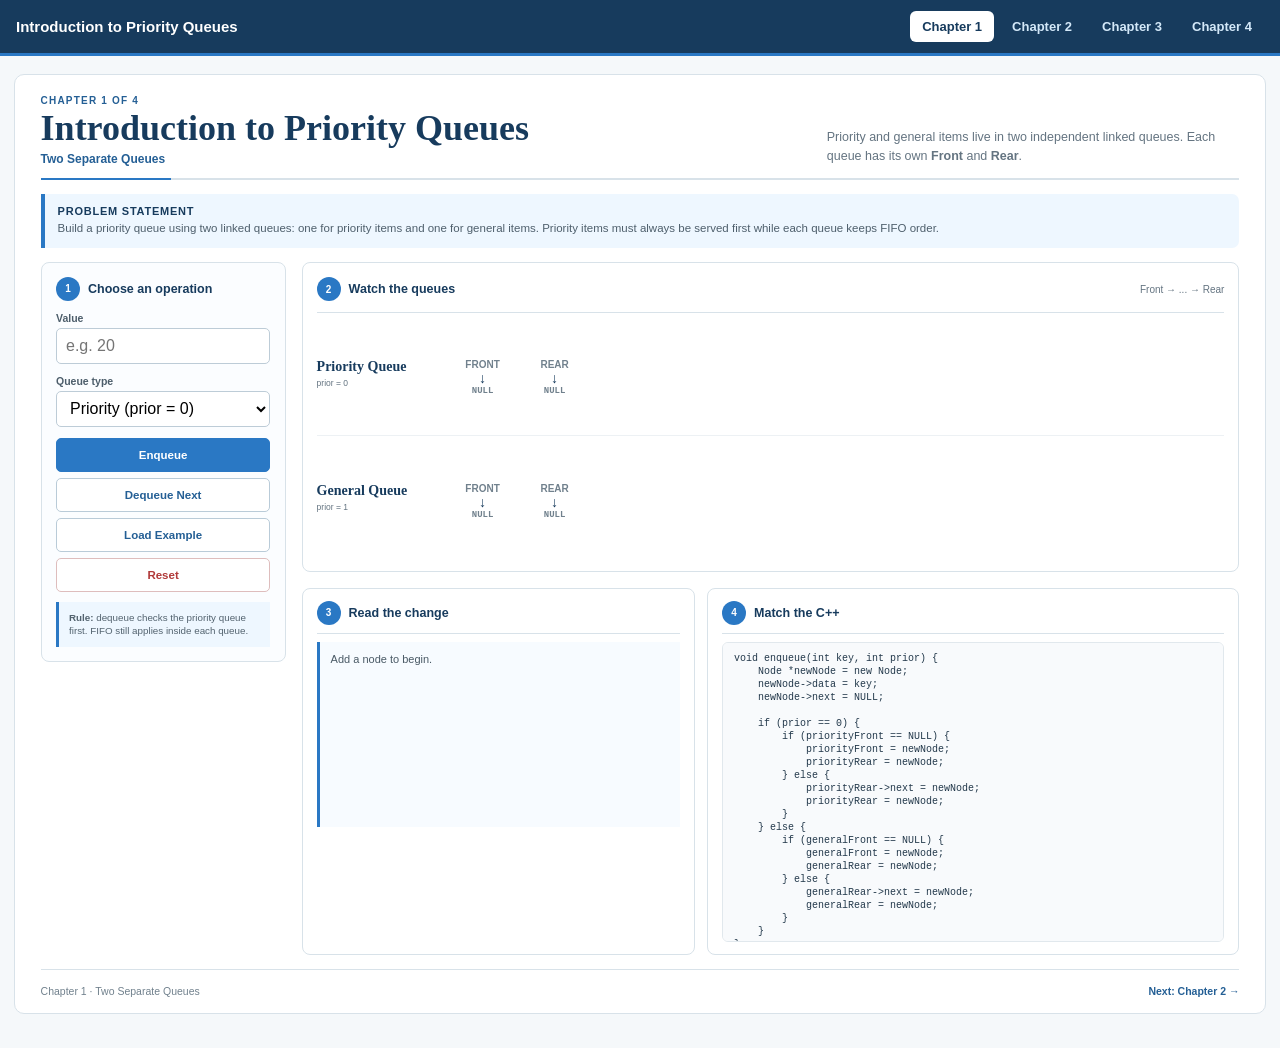
<file: index.html>
<!doctype html>
<html lang="en">
<head>
  <meta charset="utf-8">
  <meta name="viewport" content="width=device-width,initial-scale=1">
  <meta http-equiv="refresh" content="0; url=two-queues.html?v=chapters4">
  <link rel="canonical" href="two-queues.html?v=chapters4">
  <title>Introduction to Priority Queues</title>
  <script>location.replace("two-queues.html?v=chapters4");</script>
</head>
<body>
  <p><a href="two-queues.html?v=chapters4">Open Chapter 1</a></p>
</body>
</html>
</file>
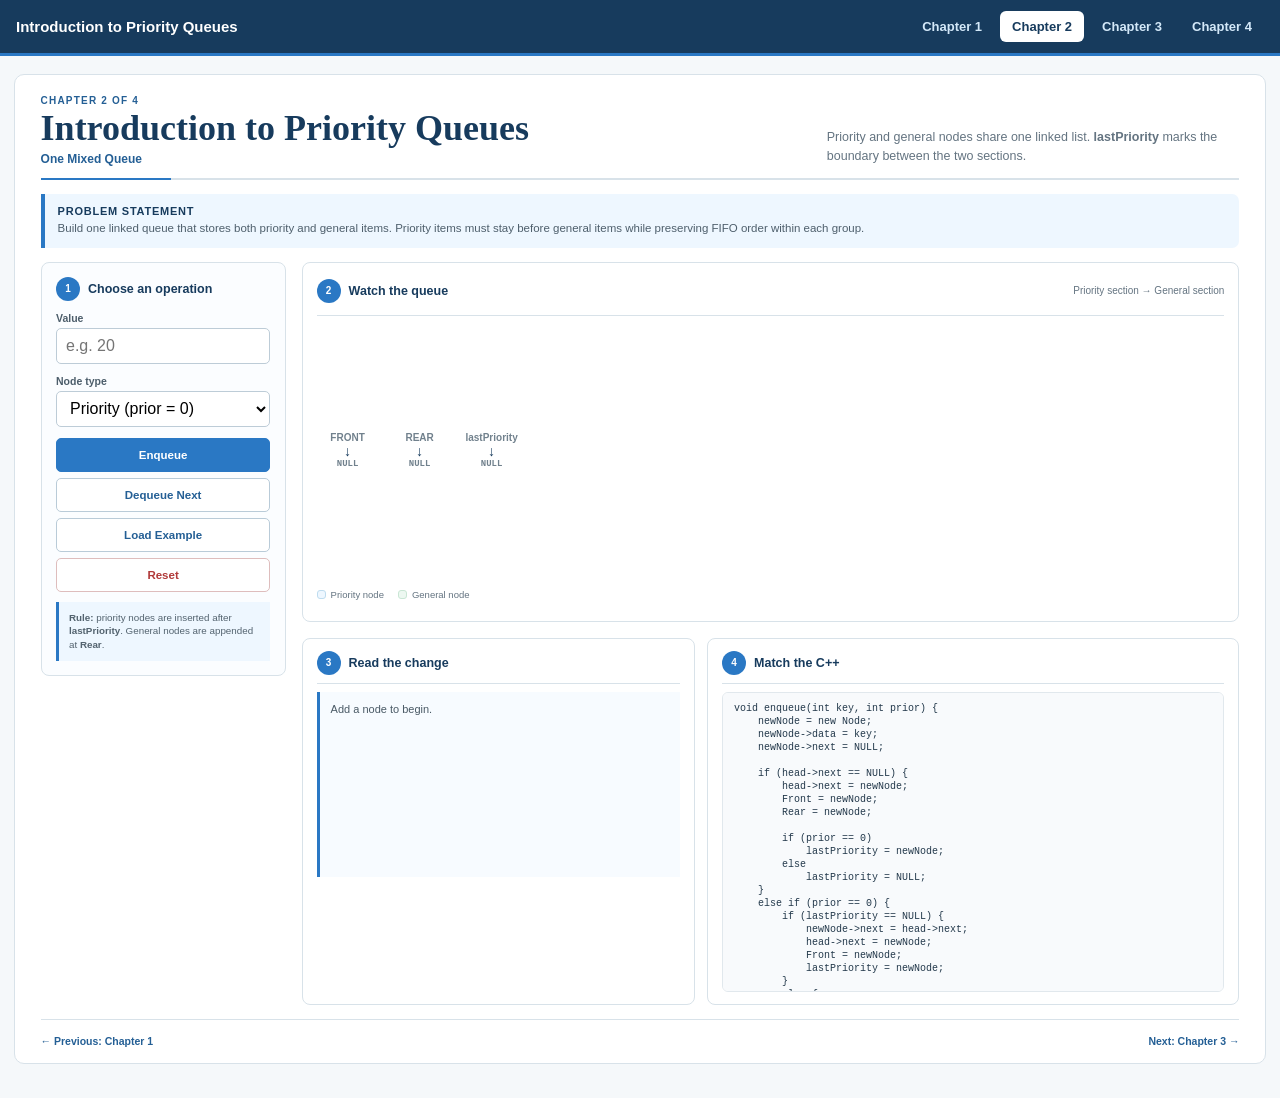
<file: mixed-queue.html>
<!doctype html>
<html lang="en">
<head>
  <meta charset="utf-8">
  <meta name="viewport" content="width=device-width,initial-scale=1">
  <title>Chapter 2 · Introduction to Priority Queues</title>
  <link rel="stylesheet" href="styles.css?v=final8">
</head>
<body class="lesson-body">
  <header class="bookbar">
    <div class="bookbar__inner">
      <div class="book-title">Introduction to Priority Queues</div>
      <nav class="chapter-nav" aria-label="Chapters">
        <a href="two-queues.html?v=chapters4">Chapter 1</a>
        <a class="active" aria-current="page" href="mixed-queue.html?v=chapters4">Chapter 2</a>
        <a href="tree-dfs.html?v=chapters4">Chapter 3</a>
        <a href="tree-bfs.html?v=chapters4">Chapter 4</a>
      </nav>
    </div>
  </header>

  <main class="page-shell">
    <article class="paper">
      <header class="chapter-head">
        <div>
          <div class="chapter-kicker">Chapter 2 of 4</div>
          <h1>Introduction to Priority Queues</h1>
          <div class="chapter-topic">One Mixed Queue</div>
        </div>
        <p>
          Priority and general nodes share one linked list.
          <b>lastPriority</b> marks the boundary between the two sections.
        </p>
      </header>

      <div class="chapter-rule"></div>

      <section class="problem-statement">
        <strong>Problem statement</strong>
        <p>
          Build one linked queue that stores both priority and general items.
          Priority items must stay before general items while preserving FIFO order within each group.
        </p>
      </section>

      <div class="lesson-layout">
        <aside class="operation-panel">
          <div class="step-heading"><span>1</span><strong>Choose an operation</strong></div>

          <label for="value">Value</label>
          <input id="value" type="number" placeholder="e.g. 20" autocomplete="off">

          <label for="type">Node type</label>
          <select id="type">
            <option value="0">Priority (prior = 0)</option>
            <option value="1">General (prior = 1)</option>
          </select>

          <button type="button" class="btn-primary" onclick="enqueue()">Enqueue</button>
          <button type="button" onclick="dequeue()">Dequeue Next</button>
          <button type="button" onclick="loadExample()">Load Example</button>
          <button type="button" class="btn-danger" onclick="resetQueue()">Reset</button>

          <div class="margin-note">
            <b>Rule:</b> priority nodes are inserted after <b>lastPriority</b>.
            General nodes are appended at <b>Rear</b>.
          </div>
        </aside>

        <section class="lesson-content">
          <section class="book-section queue-section mixed-section">
            <div class="section-heading">
              <div class="step-heading"><span>2</span><strong>Watch the queue</strong></div>
              <small>Priority section → General section</small>
            </div>

            <div class="mixed-stage">
              <div id="mixedQueue" class="queue-track mixed-track"></div>
              <div class="legend">
                <span><i class="priority-key"></i>Priority node</span>
                <span><i class="general-key"></i>General node</span>
              </div>
            </div>
          </section>

          <div class="lower-grid">
            <section class="book-section">
              <div class="section-heading">
                <div class="step-heading"><span>3</span><strong>Read the change</strong></div>
              </div>
              <div id="message" class="explanation">Add a node to begin.</div>
            </section>

            <section class="book-section code-section">
              <div class="section-heading">
                <div class="step-heading"><span>4</span><strong>Match the C++</strong></div>
              </div>
              <pre id="codePanel">void enqueue(int key, int prior) {
    newNode = new Node;
    newNode-&gt;data = key;
    newNode-&gt;next = NULL;

    // insert priority nodes before
    // the general section
}</pre>
            </section>
          </div>
        </section>
      </div>

      <footer class="page-footer">
        <a href="two-queues.html?v=chapters4">← Previous: Chapter 1</a>
        <a href="tree-dfs.html?v=chapters4">Next: Chapter 3 →</a>
      </footer>
    </article>
  </main>

  <script src="mixed-queue.js?v=final8"></script>
</body>
</html>
</file>
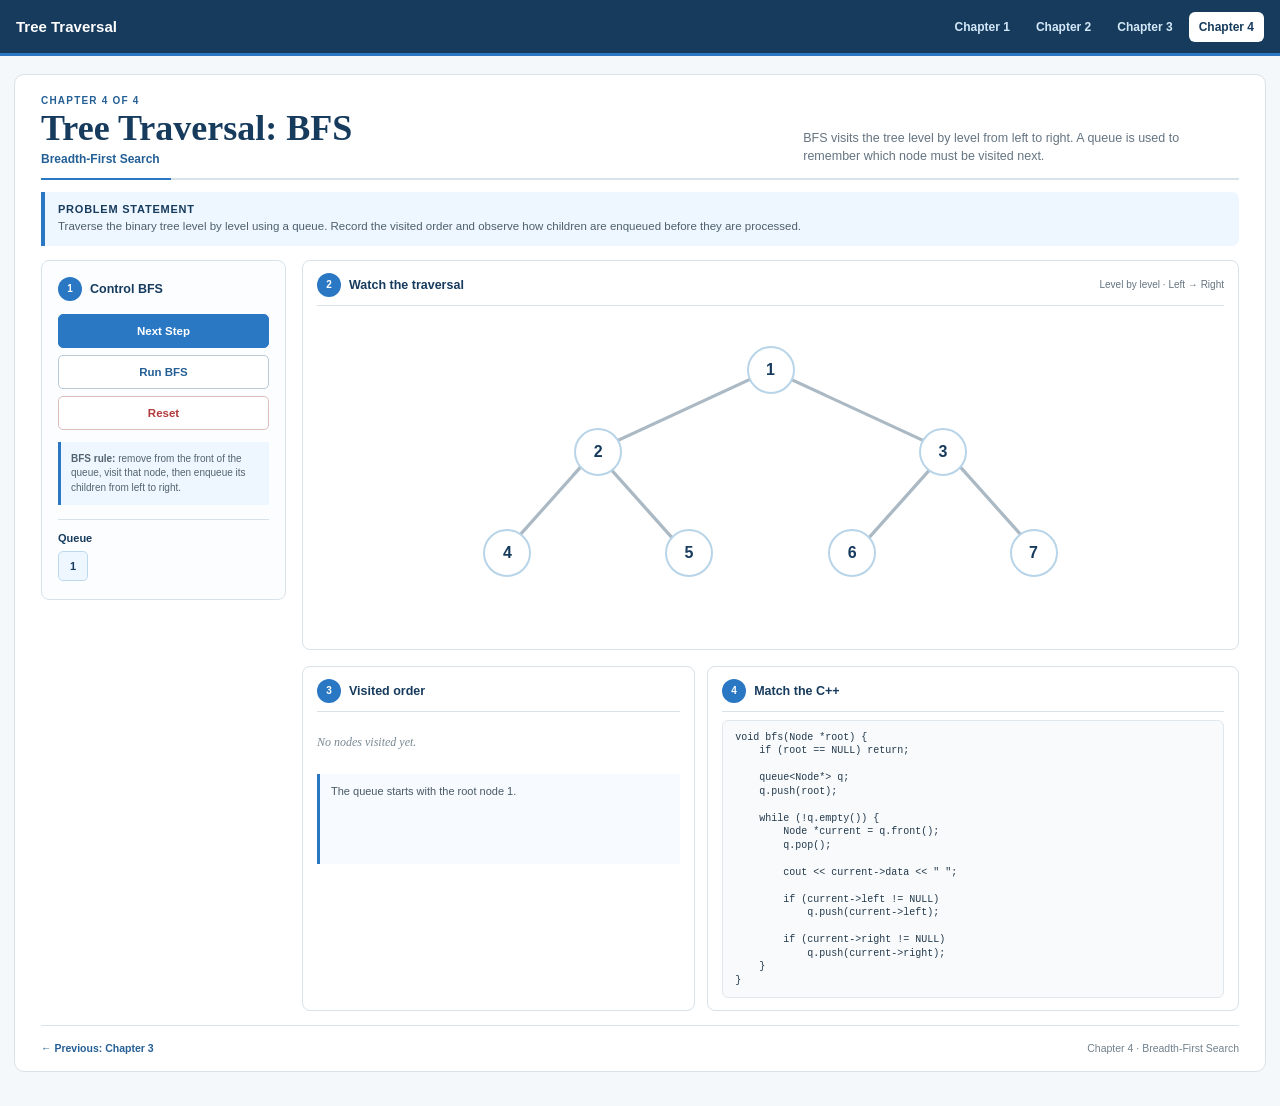
<file: tree-bfs.html>
<!doctype html>
<html lang="en">
<head>
  <meta charset="utf-8">
  <meta name="viewport" content="width=device-width,initial-scale=1">
  <title>Chapter 4 · Tree Traversal BFS</title>
  <link rel="stylesheet" href="tree-styles.css?v=1">
</head>
<body>
  <header class="bookbar">
    <div class="bookbar__inner">
      <div class="book-title">Tree Traversal</div>
      <nav class="chapter-nav" aria-label="Chapters">
        <a href="two-queues.html?v=chapters4">Chapter 1</a>
        <a href="mixed-queue.html?v=chapters4">Chapter 2</a>
        <a href="tree-dfs.html?v=chapters4">Chapter 3</a>
        <a class="active" aria-current="page" href="tree-bfs.html?v=chapters4">Chapter 4</a>
      </nav>
    </div>
  </header>

  <main class="page-shell">
    <article class="paper">
      <header class="chapter-head">
        <div>
          <div class="chapter-kicker">Chapter 4 of 4</div>
          <h1>Tree Traversal: BFS</h1>
          <div class="chapter-topic">Breadth-First Search</div>
        </div>
        <p>
          BFS visits the tree level by level from left to right.
          A queue is used to remember which node must be visited next.
        </p>
      </header>

      <div class="chapter-rule"></div>

      <section class="problem-statement">
        <strong>Problem statement</strong>
        <p>
          Traverse the binary tree level by level using a queue.
          Record the visited order and observe how children are enqueued before they are processed.
        </p>
      </section>

      <div class="lesson-layout">
        <aside class="operation-panel">
          <div class="step-heading"><span>1</span><strong>Control BFS</strong></div>

          <button type="button" class="btn-primary" onclick="nextStep()">Next Step</button>
          <button type="button" onclick="runTraversal()">Run BFS</button>
          <button type="button" class="btn-danger" onclick="resetTraversal()">Reset</button>

          <div class="margin-note">
            <b>BFS rule:</b> remove from the front of the queue, visit that node,
            then enqueue its children from left to right.
          </div>

          <div class="queue-box">
            <strong>Queue</strong>
            <div id="queueView" class="queue-view"></div>
          </div>
        </aside>

        <section class="lesson-content">
          <section class="book-section tree-section">
            <div class="section-heading">
              <div class="step-heading"><span>2</span><strong>Watch the traversal</strong></div>
              <small>Level by level · Left → Right</small>
            </div>

            <div class="tree-stage" id="treeStage" aria-label="Binary tree">
              <svg class="tree-lines" viewBox="0 0 800 310" preserveAspectRatio="none" aria-hidden="true">
                <line x1="400" y1="55" x2="245" y2="135"></line>
                <line x1="400" y1="55" x2="555" y2="135"></line>
                <line x1="245" y1="135" x2="165" y2="235"></line>
                <line x1="245" y1="135" x2="325" y2="235"></line>
                <line x1="555" y1="135" x2="475" y2="235"></line>
                <line x1="555" y1="135" x2="635" y2="235"></line>
              </svg>

              <button class="tree-node n1" data-node="1">1</button>
              <button class="tree-node n2" data-node="2">2</button>
              <button class="tree-node n3" data-node="3">3</button>
              <button class="tree-node n4" data-node="4">4</button>
              <button class="tree-node n5" data-node="5">5</button>
              <button class="tree-node n6" data-node="6">6</button>
              <button class="tree-node n7" data-node="7">7</button>
            </div>
          </section>

          <div class="lower-grid">
            <section class="book-section">
              <div class="section-heading">
                <div class="step-heading"><span>3</span><strong>Visited order</strong></div>
              </div>
              <div id="visitOrder" class="visit-order"><span class="empty-text">No nodes visited yet.</span></div>
              <div id="message" class="explanation">The queue starts with the root node.</div>
            </section>

            <section class="book-section code-section">
              <div class="section-heading">
                <div class="step-heading"><span>4</span><strong>Match the C++</strong></div>
              </div>
              <pre id="codePanel"></pre>
            </section>
          </div>
        </section>
      </div>

      <footer class="page-footer">
        <a href="tree-dfs.html?v=chapters4">← Previous: Chapter 3</a>
        <span>Chapter 4 · Breadth-First Search</span>
      </footer>
    </article>
  </main>

  <script src="tree-bfs.js?v=1"></script>
</body>
</html>
</file>
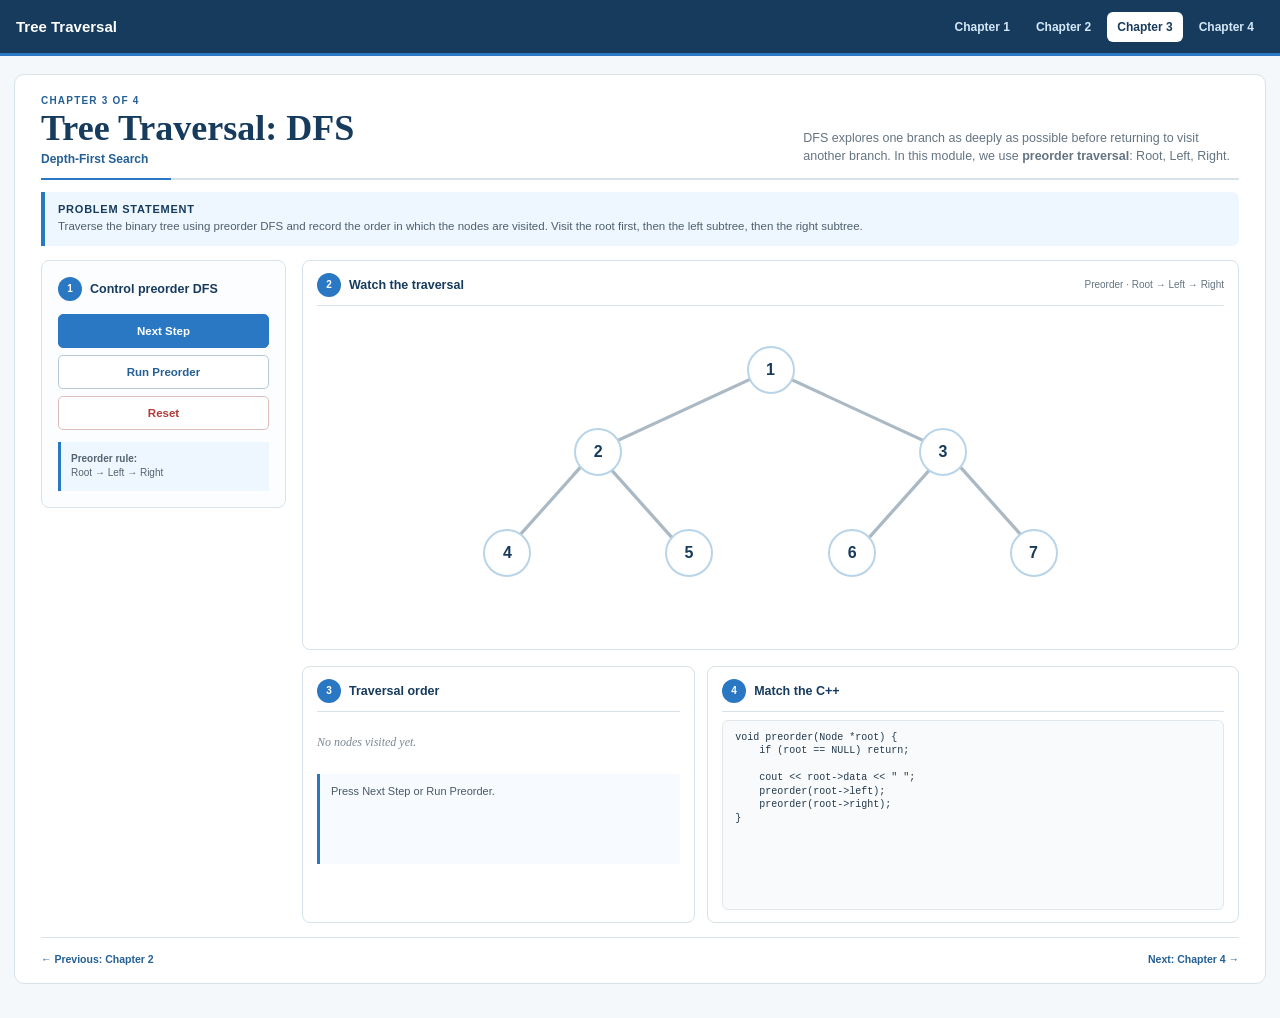
<file: tree-dfs.html>
<!doctype html>
<html lang="en">
<head>
  <meta charset="utf-8">
  <meta name="viewport" content="width=device-width,initial-scale=1">
  <title>Chapter 3 · Tree Traversal DFS</title>
  <link rel="stylesheet" href="tree-styles.css?v=2">
</head>
<body>
  <header class="bookbar">
    <div class="bookbar__inner">
      <div class="book-title">Tree Traversal</div>
      <nav class="chapter-nav" aria-label="Chapters">
        <a href="two-queues.html?v=chapters4">Chapter 1</a>
        <a href="mixed-queue.html?v=chapters4">Chapter 2</a>
        <a class="active" aria-current="page" href="tree-dfs.html?v=chapters4">Chapter 3</a>
        <a href="tree-bfs.html?v=chapters4">Chapter 4</a>
      </nav>
    </div>
  </header>

  <main class="page-shell">
    <article class="paper">
      <header class="chapter-head">
        <div>
          <div class="chapter-kicker">Chapter 3 of 4</div>
          <h1>Tree Traversal: DFS</h1>
          <div class="chapter-topic">Depth-First Search</div>
        </div>
        <p>
          DFS explores one branch as deeply as possible before returning to visit another branch.
          In this module, we use <b>preorder traversal</b>: Root, Left, Right.
        </p>
      </header>

      <div class="chapter-rule"></div>

      <section class="problem-statement">
        <strong>Problem statement</strong>
        <p>
          Traverse the binary tree using preorder DFS and record the order in which the nodes are visited.
          Visit the root first, then the left subtree, then the right subtree.
        </p>
      </section>

      <div class="lesson-layout">
        <aside class="operation-panel">
          <div class="step-heading"><span>1</span><strong>Control preorder DFS</strong></div>

          <button type="button" class="btn-primary" onclick="nextStep()">Next Step</button>
          <button type="button" onclick="runTraversal()">Run Preorder</button>
          <button type="button" class="btn-danger" onclick="resetTraversal()">Reset</button>

          <div class="margin-note">
            <b>Preorder rule:</b><br>
            Root → Left → Right
          </div>
        </aside>

        <section class="lesson-content">
          <section class="book-section tree-section">
            <div class="section-heading">
              <div class="step-heading"><span>2</span><strong>Watch the traversal</strong></div>
              <small id="modeLabel">Preorder · Root → Left → Right</small>
            </div>

            <div class="tree-stage" id="treeStage" aria-label="Binary tree">
              <svg class="tree-lines" viewBox="0 0 800 310" preserveAspectRatio="none" aria-hidden="true">
                <line x1="400" y1="55" x2="245" y2="135"></line>
                <line x1="400" y1="55" x2="555" y2="135"></line>
                <line x1="245" y1="135" x2="165" y2="235"></line>
                <line x1="245" y1="135" x2="325" y2="235"></line>
                <line x1="555" y1="135" x2="475" y2="235"></line>
                <line x1="555" y1="135" x2="635" y2="235"></line>
              </svg>

              <button class="tree-node n1" data-node="1">1</button>
              <button class="tree-node n2" data-node="2">2</button>
              <button class="tree-node n3" data-node="3">3</button>
              <button class="tree-node n4" data-node="4">4</button>
              <button class="tree-node n5" data-node="5">5</button>
              <button class="tree-node n6" data-node="6">6</button>
              <button class="tree-node n7" data-node="7">7</button>
            </div>
          </section>

          <div class="lower-grid">
            <section class="book-section">
              <div class="section-heading">
                <div class="step-heading"><span>3</span><strong>Traversal order</strong></div>
              </div>
              <div id="visitOrder" class="visit-order"><span class="empty-text">No nodes visited yet.</span></div>
              <div id="message" class="explanation">Press Next Step or Run Traversal.</div>
            </section>

            <section class="book-section code-section">
              <div class="section-heading">
                <div class="step-heading"><span>4</span><strong>Match the C++</strong></div>
              </div>
              <pre id="codePanel"></pre>
            </section>
          </div>
        </section>
      </div>

      <footer class="page-footer">
        <a href="mixed-queue.html?v=chapters4">← Previous: Chapter 2</a>
        <a href="tree-bfs.html?v=chapters4">Next: Chapter 4 →</a>
      </footer>
    </article>
  </main>

  <script src="tree-dfs.js?v=2"></script>
</body>
</html>
</file>
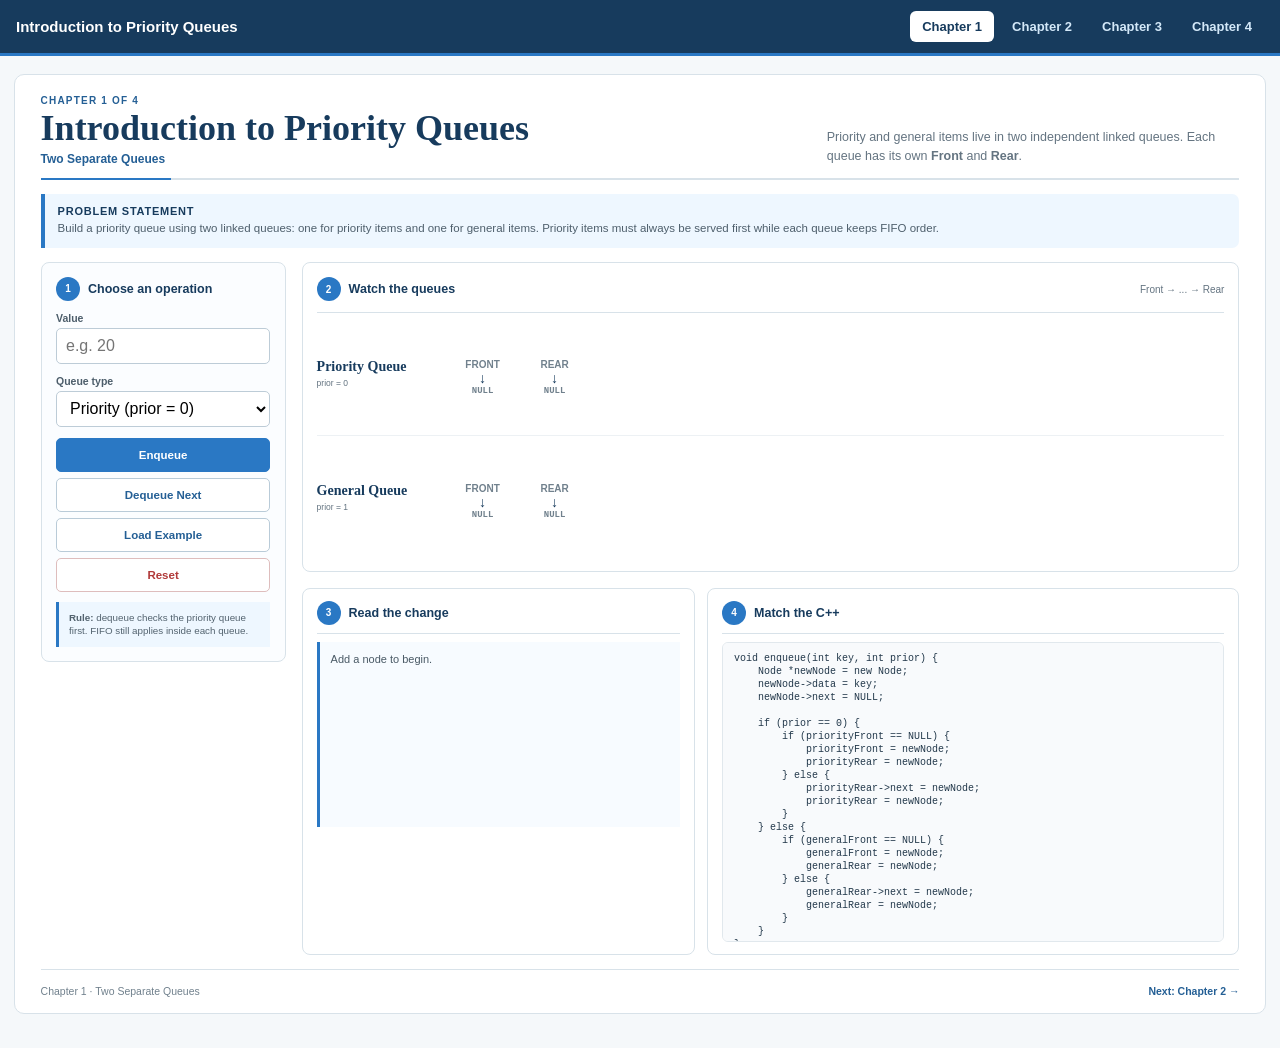
<file: two-queues.html>
<!doctype html>
<html lang="en">
<head>
  <meta charset="utf-8">
  <meta name="viewport" content="width=device-width,initial-scale=1">
  <title>Chapter 1 · Introduction to Priority Queues</title>
  <link rel="stylesheet" href="styles.css?v=final8">
</head>
<body class="lesson-body">
  <header class="bookbar">
    <div class="bookbar__inner">
      <div class="book-title">Introduction to Priority Queues</div>
      <nav class="chapter-nav" aria-label="Chapters">
        <a class="active" aria-current="page" href="two-queues.html?v=chapters4">Chapter 1</a>
        <a href="mixed-queue.html?v=chapters4">Chapter 2</a>
        <a href="tree-dfs.html?v=chapters4">Chapter 3</a>
        <a href="tree-bfs.html?v=chapters4">Chapter 4</a>
      </nav>
    </div>
  </header>

  <main class="page-shell">
    <article class="paper">
      <header class="chapter-head">
        <div>
          <div class="chapter-kicker">Chapter 1 of 4</div>
          <h1>Introduction to Priority Queues</h1>
          <div class="chapter-topic">Two Separate Queues</div>
        </div>
        <p>
          Priority and general items live in two independent linked queues.
          Each queue has its own <b>Front</b> and <b>Rear</b>.
        </p>
      </header>

      <div class="chapter-rule"></div>

      <section class="problem-statement">
        <strong>Problem statement</strong>
        <p>
          Build a priority queue using two linked queues: one for priority items and one for general items.
          Priority items must always be served first while each queue keeps FIFO order.
        </p>
      </section>

      <div class="lesson-layout">
        <aside class="operation-panel">
          <div class="step-heading"><span>1</span><strong>Choose an operation</strong></div>

          <label for="value">Value</label>
          <input id="value" type="number" placeholder="e.g. 20" autocomplete="off">

          <label for="type">Queue type</label>
          <select id="type">
            <option value="0">Priority (prior = 0)</option>
            <option value="1">General (prior = 1)</option>
          </select>

          <button type="button" class="btn-primary" onclick="enqueue()">Enqueue</button>
          <button type="button" onclick="dequeue()">Dequeue Next</button>
          <button type="button" onclick="loadExample()">Load Example</button>
          <button type="button" class="btn-danger" onclick="resetQueue()">Reset</button>

          <div class="margin-note">
            <b>Rule:</b> dequeue checks the priority queue first.
            FIFO still applies inside each queue.
          </div>
        </aside>

        <section class="lesson-content">
          <section class="book-section queue-section">
            <div class="section-heading">
              <div class="step-heading"><span>2</span><strong>Watch the queues</strong></div>
              <small>Front → ... → Rear</small>
            </div>

            <div class="queue-rows">
              <div class="queue-row">
                <div class="queue-name">
                  <strong>Priority Queue</strong>
                  <small>prior = 0</small>
                </div>
                <div id="priorityQueue" class="queue-track"></div>
              </div>

              <div class="queue-row">
                <div class="queue-name">
                  <strong>General Queue</strong>
                  <small>prior = 1</small>
                </div>
                <div id="generalQueue" class="queue-track"></div>
              </div>
            </div>
          </section>

          <div class="lower-grid">
            <section class="book-section">
              <div class="section-heading">
                <div class="step-heading"><span>3</span><strong>Read the change</strong></div>
              </div>
              <div id="message" class="explanation">Add a node to begin.</div>
            </section>

            <section class="book-section code-section">
              <div class="section-heading">
                <div class="step-heading"><span>4</span><strong>Match the C++</strong></div>
              </div>
              <pre id="codePanel">void enqueue(int key, int prior) {
    Node *newNode = new Node;
    newNode-&gt;data = key;
    newNode-&gt;next = NULL;

    if (prior == 0) {
        // priority queue
    } else {
        // general queue
    }
}</pre>
            </section>
          </div>
        </section>
      </div>

      <footer class="page-footer">
        <span>Chapter 1 · Two Separate Queues</span>
        <a href="mixed-queue.html?v=chapters4">Next: Chapter 2 →</a>
      </footer>
    </article>
  </main>

  <script src="two-queues.js?v=final8"></script>
</body>
</html>
</file>
<file: styles.css>
:root{
  --navy:#173b5d;
  --blue:#2a78c4;
  --blue-2:#245f95;
  --blue-soft:#eef7ff;
  --green:#237a4d;
  --green-soft:#edf8f1;
  --amber:#8a6515;
  --ink:#202b35;
  --muted:#647481;
  --line:#d8e2e9;
  --page:#fff;
  --desk:#f5f8fa;
  --danger:#b13a3a;
  --sans:Inter,ui-sans-serif,-apple-system,BlinkMacSystemFont,"Segoe UI",sans-serif;
  --serif:Georgia,"Times New Roman",serif;
}
*{box-sizing:border-box}
html,body{margin:0;min-height:100%;font-family:var(--sans);color:var(--ink)}
button,input,select{font:inherit}
.lesson-body{background:var(--desk)}
.bookbar{
  height:56px;
  background:var(--navy);
  border-bottom:3px solid var(--blue);
}
.bookbar__inner{
  width:min(calc(100% - 32px),1280px);
  height:100%;
  margin:auto;
  display:flex;
  align-items:center;
  justify-content:space-between;
  gap:24px;
}
.book-title{color:#fff;font-weight:800;font-size:15px}
.chapter-nav{display:flex;gap:6px}
.chapter-nav a{
  padding:8px 12px;
  border-radius:6px;
  color:#d3e8f8;
  font-size:13px;
  font-weight:800;
  text-decoration:none;
}
.chapter-nav a:hover,.chapter-nav a.active{
  background:#fff;
  color:var(--navy);
}

.page-shell{
  min-height:calc(100dvh - 56px);
  height:auto;
  padding:18px 14px 34px;
}
.paper{
  width:min(1280px,100%);
  min-height:calc(100dvh - 84px);
  height:auto;
  margin:auto;
  display:block;
  padding:clamp(14px,2.2vh,22px) clamp(18px,2vw,28px) 10px;
  background:var(--page);
  border:1px solid var(--line);
  border-radius:10px;
}
.chapter-head{
  display:grid;
  grid-template-columns:minmax(0,1fr) minmax(280px,.55fr);
  gap:36px;
  align-items:end;
}
.chapter-kicker{
  color:var(--blue-2);
  font-size:10px;
  font-weight:900;
  letter-spacing:.12em;
  text-transform:uppercase;
}
.chapter-head h1{
  margin:4px 0 0;
  color:var(--navy);
  font-family:var(--serif);
  font-size:clamp(29px,4vh,36px);
  line-height:1;
}
.chapter-topic{
  margin-top:6px;
  color:var(--blue-2);
  font-size:12px;
  font-weight:850;
}
.chapter-head p{
  margin:0;
  color:var(--muted);
  font-size:12.5px;
  line-height:1.5;
}
.chapter-rule{
  height:2px;
  margin:clamp(9px,1.4vh,13px) 0 clamp(10px,1.5vh,14px);
  background:linear-gradient(90deg,var(--blue) 0 130px,var(--line) 130px);
}

.lesson-layout{
  display:grid;
  grid-template-columns:clamp(220px,20vw,245px) minmax(0,1fr);
  gap:16px;
  align-items:start;
}
.operation-panel,
.book-section{
  border:1px solid var(--line);
  border-radius:8px;
  background:#fff;
}
.operation-panel{
  padding:clamp(11px,1.6vh,16px);
  background:#fbfdff;
}
.step-heading{display:flex;align-items:center;gap:8px}
.step-heading span{
  width:24px;height:24px;
  display:grid;place-items:center;
  border-radius:50%;
  background:var(--blue);
  color:#fff;
  font-size:10px;
  font-weight:900;
}
.step-heading strong{color:var(--navy);font-size:12.5px}
.operation-panel label{
  display:block;
  margin:clamp(8px,1.2vh,11px) 0 4px;
  color:#4d5e6b;
  font-size:10.5px;
  font-weight:850;
}
.operation-panel input,.operation-panel select{
  width:100%;
  height:clamp(31px,4.6vh,36px);
  padding:6px 9px;
  border:1px solid #bdccd7;
  border-radius:5px;
  background:#fff;
  outline:none;
}
.operation-panel input:focus,.operation-panel select:focus{
  border-color:var(--blue);
  box-shadow:0 0 0 3px rgba(42,120,196,.12);
}
.operation-panel button{
  width:100%;
  height:clamp(29px,4.4vh,34px);
  margin-top:6px;
  border:1px solid #b9cbd8;
  border-radius:5px;
  background:#fff;
  color:var(--blue-2);
  font-size:11.5px;
  font-weight:850;
  cursor:pointer;
}
.operation-panel button:hover{background:var(--blue-soft)}
.operation-panel .btn-primary{
  margin-top:11px;
  border-color:var(--blue);
  background:var(--blue);
  color:#fff;
}
.operation-panel .btn-primary:hover{background:var(--blue-2)}
.operation-panel .btn-danger{border-color:#debdbd;color:var(--danger)}
.margin-note{
  margin-top:10px;
  padding:9px 10px;
  border-left:3px solid var(--blue);
  background:var(--blue-soft);
  color:#53636f;
  font-size:9.8px;
  line-height:1.4;
}

.lesson-content{
  display:grid;
  gap:16px;
}
.book-section{min-height:0;padding:12px 14px}
.section-heading{
  display:flex;
  justify-content:space-between;
  align-items:center;
  gap:12px;
  padding-bottom:8px;
  border-bottom:1px solid var(--line);
}
.section-heading small{color:var(--muted);font-size:10px}
.queue-section{
  display:grid;
  grid-template-rows:auto auto;
  overflow:visible;
  min-height:310px;
}
.queue-rows{
  display:grid;
  grid-template-rows:repeat(2,minmax(120px,auto));
}
.queue-row{
  min-height:0;
  display:grid;
  grid-template-columns:135px minmax(0,1fr);
  align-items:center;
  border-bottom:1px solid #edf1f4;
}
.queue-row:last-child{border-bottom:0}
.queue-name strong{
  display:block;
  color:var(--navy);
  font-family:var(--serif);
  font-size:14px;
}
.queue-name small{display:block;margin-top:3px;color:var(--muted);font-size:8.5px}
.queue-track{
  min-width:0;
  display:flex;
  align-items:center;
  gap:18px;
  flex-wrap:wrap;
  padding:19px 4px 11px;
}
.mixed-section{
  grid-template-rows:auto auto;
  min-height:360px;
}
.mixed-stage{
  display:grid;
  grid-template-rows:auto auto;
  min-height:285px;
}
.mixed-track{
  min-height:245px;
  align-content:center;
}
.node{
  position:relative;
  min-width:64px;
  min-height:49px;
  display:grid;
  place-items:center;
  padding:8px 12px;
  border-radius:7px;
  font-size:15px;
  font-weight:900;
}
.node--priority{background:var(--blue-soft);border:1px solid #bedcef;color:var(--navy)}
.node--general{background:var(--green-soft);border:1px solid #c9e6d4;color:var(--green)}
.node::after{
  content:"→";
  position:absolute;
  right:-16px;
  color:#91a1ad;
  font-size:14px;
}
.node:last-child::after{content:""}
.marker{
  position:absolute;
  top:-24px;
  padding:2px 5px;
  border-radius:999px;
  background:var(--navy);
  color:#fff;
  font-size:7px;
  font-weight:900;
  line-height:1.1;
}
.marker::before{
  content:"";
  position:absolute;
  left:50%;
  top:100%;
  height:12px;
  border-left:2px solid var(--navy);
  transform:translateX(-50%);
}
.marker::after{
  content:"";
  position:absolute;
  left:50%;
  top:calc(100% + 10px);
  width:0;
  height:0;
  border-left:4px solid transparent;
  border-right:4px solid transparent;
  border-top:6px solid var(--navy);
  transform:translateX(-50%);
}
.marker--front{left:-10px}
.marker--rear{right:-10px}
.marker--last{
  top:auto;
  bottom:-26px;
  left:50%;
  transform:translateX(-50%);
  background:var(--amber);
  white-space:nowrap;
}
.marker--last::before{
  content:"";
  top:auto;
  bottom:100%;
  height:12px;
  border-left:2px solid var(--amber);
}
.marker--last::after{
  content:"";
  top:auto;
  bottom:calc(100% + 10px);
  border-left:4px solid transparent;
  border-right:4px solid transparent;
  border-top:0;
  border-bottom:6px solid var(--amber);
}
.empty{color:#7a8994;font-family:var(--serif);font-size:12px;font-style:italic}

.lower-grid{
  display:grid;
  grid-template-columns:.85fr 1.15fr;
  gap:12px;
  min-height:260px;
}
.explanation{
  min-height:185px;
  margin-top:8px;
  overflow:auto;
  padding:10px 11px;
  border-left:3px solid var(--blue);
  background:#f7fbff;
  color:#495965;
  font-size:11px;
  line-height:1.42;
}
.code-section pre{
  min-height:185px;
  max-height:300px;
  margin:8px 0 0;
  overflow:auto;
  padding:9px 11px;
  border:1px solid #e1e8ed;
  border-radius:6px;
  background:#f8fafc;
  color:#23394b;
  font:10px/1.3 ui-monospace,SFMono-Regular,Menlo,Consolas,monospace;
}
.legend{
  display:flex;
  gap:14px;
  padding-top:3px;
  color:var(--muted);
  font-size:9.5px;
}
.legend span{display:flex;align-items:center;gap:5px}
.legend i{width:9px;height:9px;border-radius:3px}
.priority-key{background:var(--blue-soft);border:1px solid #bedcef}
.general-key{background:var(--green-soft);border:1px solid #c9e6d4}

.page-footer{
  min-height:34px;
  margin-top:14px;
  padding-top:10px;
  border-top:1px solid var(--line);
  display:flex;
  justify-content:space-between;
  align-items:center;
  gap:20px;
  color:#71818d;
  font-size:10.5px;
}
.page-footer a{
  color:var(--blue-2);
  font-weight:850;
  text-decoration:none;
}
.page-footer a:hover{text-decoration:underline}

@media(min-width:861px){
  .lesson-body{overflow-y:auto}
}
@media(max-width:860px){
  .lesson-body{overflow:auto}
  .page-shell{height:auto;min-height:calc(100dvh - 56px)}
  .paper{height:auto}
  .chapter-head,.lesson-layout,.lower-grid{grid-template-columns:1fr}
  .chapter-head{gap:9px}
  .lesson-content{display:grid}
  .queue-rows{grid-template-rows:auto}
  .queue-row{grid-template-columns:1fr;min-height:108px}
  .mixed-track{min-height:190px}
}
@media(max-width:560px){
  .bookbar__inner{width:min(calc(100% - 20px),1280px)}
  .book-title{font-size:12px}
  .chapter-nav a{padding:7px 8px;font-size:10.5px}
  .page-shell{padding:7px}
  .paper{padding:14px 12px 8px}
  .chapter-head h1{font-size:27px}
}
.null-link{
  position:absolute;
  right:4px;
  bottom:-30px;
  display:grid;
  justify-items:center;
  color:#71818d;
  font-size:8px;
  font-weight:800;
  line-height:1;
}
.null-link::before{
  content:"";
  width:0;
  height:12px;
  margin-bottom:5px;
  border-left:2px solid #71818d;
}
.null-link::after{
  content:"";
  position:absolute;
  top:9px;
  left:50%;
  width:0;
  height:0;
  border-left:4px solid transparent;
  border-right:4px solid transparent;
  border-top:6px solid #71818d;
  transform:translateX(-50%);
}
.null-state{
  display:flex;
  flex-wrap:wrap;
  gap:18px;
  align-items:center;
  color:#71818d;
  font-size:10px;
}
.null-pointer{
  display:grid;
  justify-items:center;
  gap:1px;
  min-width:54px;
  font-weight:800;
}
.null-pointer .down{
  color:var(--navy);
  font-size:14px;
  line-height:1;
}
.null-pointer .null-word{
  color:#71818d;
  font-family:ui-monospace,SFMono-Regular,Menlo,Consolas,monospace;
  font-size:9px;
}

.problem-statement{
  margin:0 0 14px;
  padding:11px 13px;
  border-left:4px solid var(--blue);
  background:var(--blue-soft);
  border-radius:0 7px 7px 0;
}
.problem-statement strong{
  display:block;
  margin-bottom:3px;
  color:var(--navy);
  font-size:11px;
  text-transform:uppercase;
  letter-spacing:.07em;
}
.problem-statement p{
  margin:0;
  max-width:980px;
  color:#4e5f6c;
  font-size:11.5px;
  line-height:1.45;
}
</file>
<file: tree-styles.css>
:root{
  --navy:#173b5d;
  --blue:#2a78c4;
  --blue-2:#245f95;
  --blue-soft:#eef7ff;
  --green:#2d7a58;
  --green-soft:#edf8f2;
  --amber:#9b6b17;
  --ink:#202b35;
  --muted:#647481;
  --line:#d8e2e9;
  --page:#fff;
  --desk:#f5f8fa;
  --danger:#b13a3a;
  --sans:Inter,ui-sans-serif,-apple-system,BlinkMacSystemFont,"Segoe UI",sans-serif;
  --serif:Georgia,"Times New Roman",serif;
}
*{box-sizing:border-box}
html,body{margin:0;min-height:100%;font-family:var(--sans);color:var(--ink)}
button,select{font:inherit}
body{background:var(--desk)}
.bookbar{height:56px;background:var(--navy);border-bottom:3px solid var(--blue)}
.bookbar__inner{
  width:min(calc(100% - 32px),1280px);
  height:100%;
  margin:auto;
  display:flex;
  align-items:center;
  justify-content:space-between;
  gap:24px;
}
.book-title{color:#fff;font-weight:800;font-size:15px}
.chapter-nav{display:flex;gap:6px;flex-wrap:wrap}
.chapter-nav a{
  padding:8px 10px;
  border-radius:6px;
  color:#d3e8f8;
  font-size:12px;
  font-weight:800;
  text-decoration:none;
}
.chapter-nav a:hover,.chapter-nav a.active{background:#fff;color:var(--navy)}
.page-shell{min-height:calc(100dvh - 56px);padding:18px 14px 34px}
.paper{
  width:min(1280px,100%);
  margin:auto;
  padding:20px 26px 12px;
  background:#fff;
  border:1px solid var(--line);
  border-radius:10px;
}
.chapter-head{
  display:grid;
  grid-template-columns:minmax(0,1fr) minmax(300px,.6fr);
  gap:36px;
  align-items:end;
}
.chapter-kicker{
  color:var(--blue-2);
  font-size:10px;
  font-weight:900;
  letter-spacing:.12em;
  text-transform:uppercase;
}
.chapter-head h1{
  margin:4px 0 0;
  color:var(--navy);
  font-family:var(--serif);
  font-size:36px;
  line-height:1;
}
.chapter-topic{margin-top:6px;color:var(--blue-2);font-size:12px;font-weight:850}
.chapter-head p{margin:0;color:var(--muted);font-size:12.5px;line-height:1.5}
.chapter-rule{
  height:2px;
  margin:12px 0;
  background:linear-gradient(90deg,var(--blue) 0 130px,var(--line) 130px);
}
.problem-statement{
  margin:0 0 14px;
  padding:11px 13px;
  border-left:4px solid var(--blue);
  background:var(--blue-soft);
  border-radius:0 7px 7px 0;
}
.problem-statement strong{
  display:block;
  margin-bottom:3px;
  color:var(--navy);
  font-size:11px;
  text-transform:uppercase;
  letter-spacing:.07em;
}
.problem-statement p{margin:0;color:#4e5f6c;font-size:11.5px;line-height:1.45}
.lesson-layout{
  display:grid;
  grid-template-columns:245px minmax(0,1fr);
  gap:16px;
  align-items:start;
}
.operation-panel,.book-section{
  border:1px solid var(--line);
  border-radius:8px;
  background:#fff;
}
.operation-panel{padding:16px;background:#fbfdff;position:sticky;top:14px}
.step-heading{display:flex;align-items:center;gap:8px}
.step-heading span{
  width:24px;height:24px;
  display:grid;place-items:center;
  border-radius:50%;
  background:var(--blue);
  color:#fff;
  font-size:10px;
  font-weight:900;
}
.step-heading strong{color:var(--navy);font-size:12.5px}
.operation-panel label{
  display:block;
  margin:13px 0 5px;
  color:#4d5e6b;
  font-size:10.5px;
  font-weight:850;
}
.operation-panel select{
  width:100%;
  height:36px;
  padding:6px 9px;
  border:1px solid #bdccd7;
  border-radius:5px;
  background:#fff;
}
.operation-panel button{
  width:100%;
  height:34px;
  margin-top:7px;
  border:1px solid #b9cbd8;
  border-radius:5px;
  background:#fff;
  color:var(--blue-2);
  font-size:11.5px;
  font-weight:850;
  cursor:pointer;
}
.operation-panel button:hover{background:var(--blue-soft)}
.operation-panel .btn-primary{margin-top:13px;border-color:var(--blue);background:var(--blue);color:#fff}
.operation-panel .btn-primary:hover{background:var(--blue-2)}
.operation-panel .btn-danger{border-color:#debdbd;color:var(--danger)}
.margin-note{
  margin-top:12px;
  padding:10px;
  border-left:3px solid var(--blue);
  background:var(--blue-soft);
  color:#53636f;
  font-size:10px;
  line-height:1.45;
}
.lesson-content{display:grid;gap:16px}
.book-section{padding:12px 14px}
.section-heading{
  display:flex;
  align-items:center;
  justify-content:space-between;
  gap:12px;
  padding-bottom:8px;
  border-bottom:1px solid var(--line);
}
.section-heading small{color:var(--muted);font-size:10px}
.tree-section{min-height:390px}
.tree-stage{
  position:relative;
  width:100%;
  height:315px;
  margin-top:8px;
  overflow:hidden;
}
.tree-lines{
  position:absolute;
  inset:0;
  width:100%;
  height:100%;
}
.tree-lines line{stroke:#aab9c4;stroke-width:3}
.tree-node{
  position:absolute;
  width:48px;
  height:48px;
  display:grid;
  place-items:center;
  border:2px solid #b8d4e8;
  border-radius:50%;
  background:#fff;
  color:var(--navy);
  font-weight:900;
  cursor:default;
  transform:translate(-50%,-50%);
  transition:background .18s ease,border-color .18s ease,color .18s ease,transform .18s ease;
}
.tree-node.visited{background:var(--green-soft);border-color:#87c6a6;color:var(--green)}
.tree-node.current{
  background:var(--blue);
  border-color:var(--blue);
  color:#fff;
  transform:translate(-50%,-50%) scale(1.1);
  box-shadow:0 0 0 5px rgba(42,120,196,.12);
}
.n1{left:50%;top:18%}
.n2{left:31%;top:44%}
.n3{left:69%;top:44%}
.n4{left:21%;top:76%}
.n5{left:41%;top:76%}
.n6{left:59%;top:76%}
.n7{left:79%;top:76%}
.lower-grid{
  display:grid;
  grid-template-columns:.85fr 1.15fr;
  gap:12px;
}
.visit-order{
  min-height:54px;
  display:flex;
  flex-wrap:wrap;
  gap:8px;
  align-items:center;
  padding:12px 0 4px;
}
.visit-chip{
  min-width:32px;
  height:32px;
  display:grid;
  place-items:center;
  border-radius:999px;
  background:var(--green-soft);
  border:1px solid #b8dfc8;
  color:var(--green);
  font-weight:900;
  font-size:12px;
}
.visit-chip.current{background:var(--blue);border-color:var(--blue);color:#fff}
.empty-text{color:#7a8994;font-family:var(--serif);font-size:12px;font-style:italic}
.explanation{
  min-height:90px;
  margin-top:8px;
  padding:10px 11px;
  border-left:3px solid var(--blue);
  background:#f7fbff;
  color:#495965;
  font-size:11px;
  line-height:1.45;
}
.code-section pre{
  min-height:190px;
  max-height:310px;
  margin:8px 0 0;
  overflow:auto;
  padding:10px 12px;
  border:1px solid #e1e8ed;
  border-radius:6px;
  background:#f8fafc;
  color:#23394b;
  font:10px/1.35 ui-monospace,SFMono-Regular,Menlo,Consolas,monospace;
}
.queue-box{
  margin-top:14px;
  padding-top:12px;
  border-top:1px solid var(--line);
}
.queue-box>strong{display:block;color:var(--navy);font-size:11px;margin-bottom:7px}
.queue-view{display:flex;gap:6px;flex-wrap:wrap;min-height:32px}
.queue-item{
  min-width:30px;
  height:30px;
  display:grid;
  place-items:center;
  border-radius:5px;
  background:var(--blue-soft);
  border:1px solid #bdd9ec;
  color:var(--navy);
  font-size:11px;
  font-weight:900;
}
.queue-empty{color:#7a8994;font-size:10px;font-style:italic}
.page-footer{
  min-height:34px;
  margin-top:14px;
  padding-top:10px;
  border-top:1px solid var(--line);
  display:flex;
  justify-content:space-between;
  gap:20px;
  align-items:center;
  color:#71818d;
  font-size:10.5px;
}
.page-footer a{color:var(--blue-2);font-weight:850;text-decoration:none}
.page-footer a:hover{text-decoration:underline}
@media(max-width:900px){
  .chapter-head,.lesson-layout,.lower-grid{grid-template-columns:1fr}
  .operation-panel{position:static}
  .chapter-head{gap:10px}
}
@media(max-width:620px){
  .bookbar{height:auto}
  .bookbar__inner{min-height:56px;align-items:flex-start;flex-direction:column;padding:10px 0}
  .chapter-head h1{font-size:30px}
  .paper{padding:15px 12px 10px}
  .tree-stage{height:280px}
}
</file>
